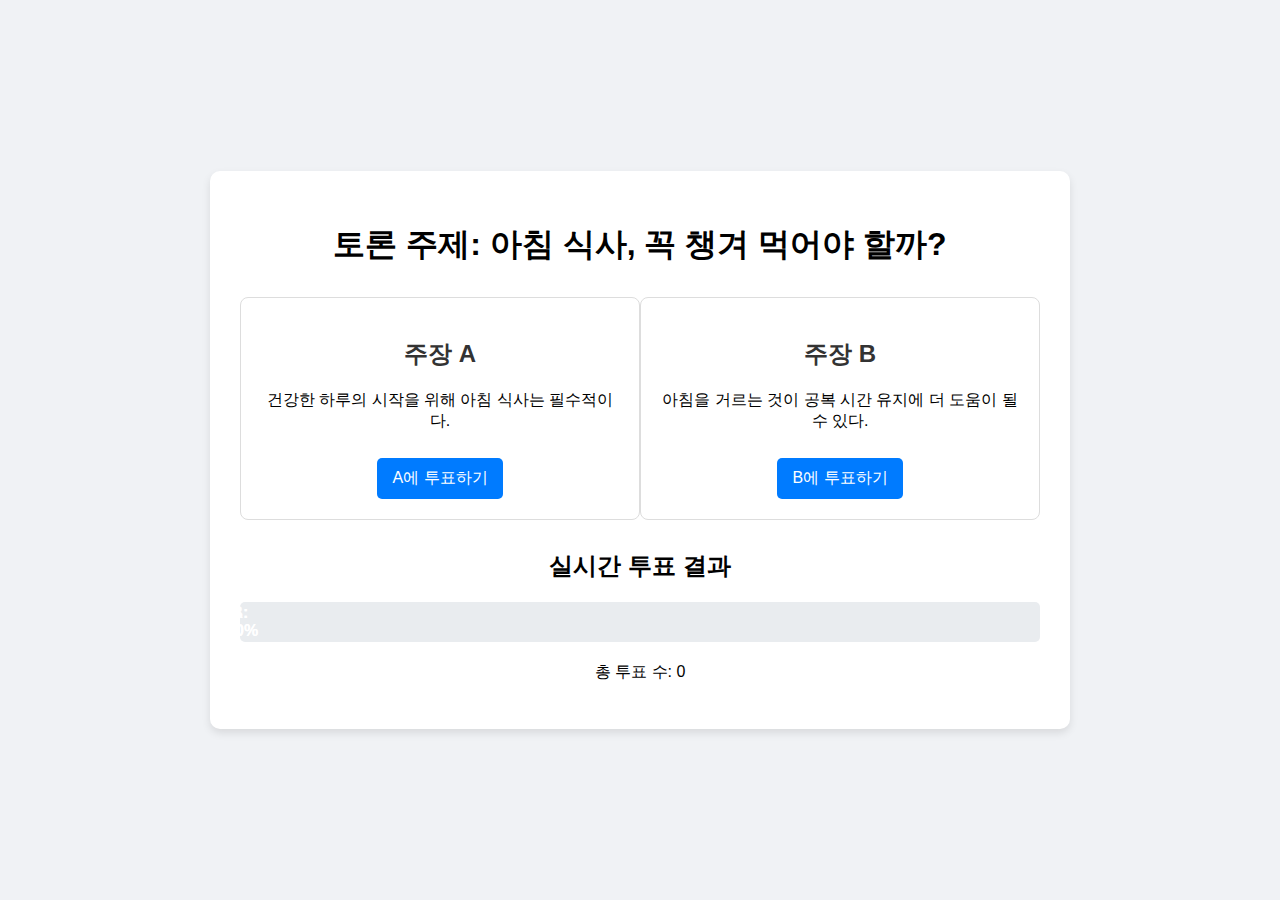
<file: index.htm>
<!DOCTYPE html>
<html lang="ko">
<head>
    <meta charset="UTF-8">
    <meta name="viewport" content="width=device-width, initial-scale=1.0">
    <title>실시간 토론</title>
    <link rel="stylesheet" href="style.css">
</head>
<body>

    <div class="container">
        <h1 id="topic-title">토론 주제: 아침 식사, 꼭 챙겨 먹어야 할까?</h1>

        <div class="options-container">
            <div class="option-card" id="option-a">
                <h2>주장 A</h2>
                <p>건강한 하루의 시작을 위해 아침 식사는 필수적이다.</p>
                <button id="vote-a-btn">A에 투표하기</button>
            </div>
            <div class="option-card" id="option-b">
                <h2>주장 B</h2>
                <p>아침을 거르는 것이 공복 시간 유지에 더 도움이 될 수 있다.</p>
                <button id="vote-b-btn">B에 투표하기</button>
            </div>
        </div>

        <div class="results-container">
            <h2>실시간 투표 결과</h2>
            <div class="progress-bar">
                <div class="progress" id="progress-a">A: 0%</div>
                <div class="progress" id="progress-b">B: 0%</div>
            </div>
            <p id="total-votes">총 투표 수: 0</p>
        </div>
    </div>

    <script src="script.js"></script>
</body>
</html>
</file>
<file: style.css>
/* 전체 페이지 스타일 */
body {
    font-family: sans-serif;
    display: flex;
    justify-content: center;
    align-items: center;
    height: 100vh;
    background-color: #f0f2f5;
    margin: 0;
}

.container {
    width: 800px;
    background-color: white;
    padding: 30px;
    border-radius: 10px;
    box-shadow: 0 4px 8px rgba(0,0,0,0.1);
    text-align: center;
}

/* 선택지들을 나란히 배치 */
.options-container {
    display: flex;
    justify-content: space-around;
    margin: 30px 0;
}

.option-card {
    border: 1px solid #ddd;
    border-radius: 8px;
    padding: 20px;
    width: 45%;
}

.option-card h2 {
    color: #333;
}

button {
    background-color: #007bff;
    color: white;
    border: none;
    padding: 10px 15px;
    border-radius: 5px;
    cursor: pointer;
    font-size: 16px;
    margin-top: 10px;
}

button:hover {
    background-color: #0056b3;
}

/* 결과 바 스타일 */
.progress-bar {
    display: flex;
    height: 40px;
    background-color: #e9ecef;
    border-radius: 5px;
    overflow: hidden; /* 모서리가 둥글게 유지되도록 */
    margin: 20px 0;
}

/* 각 항목의 진행 상태 바 */
.progress {
    display: flex;
    align-items: center;
    justify-content: center;
    color: white;
    font-weight: bold;
    transition: width 0.5s ease; /* 너비가 부드럽게 변하도록 */
}

#progress-a {
    background-color: #28a745; /* 초록색 */
    width: 50%; /* 초기값 */
}

#progress-b {
    background-color: #dc3545; /* 빨간색 */
    width: 50%; /* 초기값 */
}
</file>
